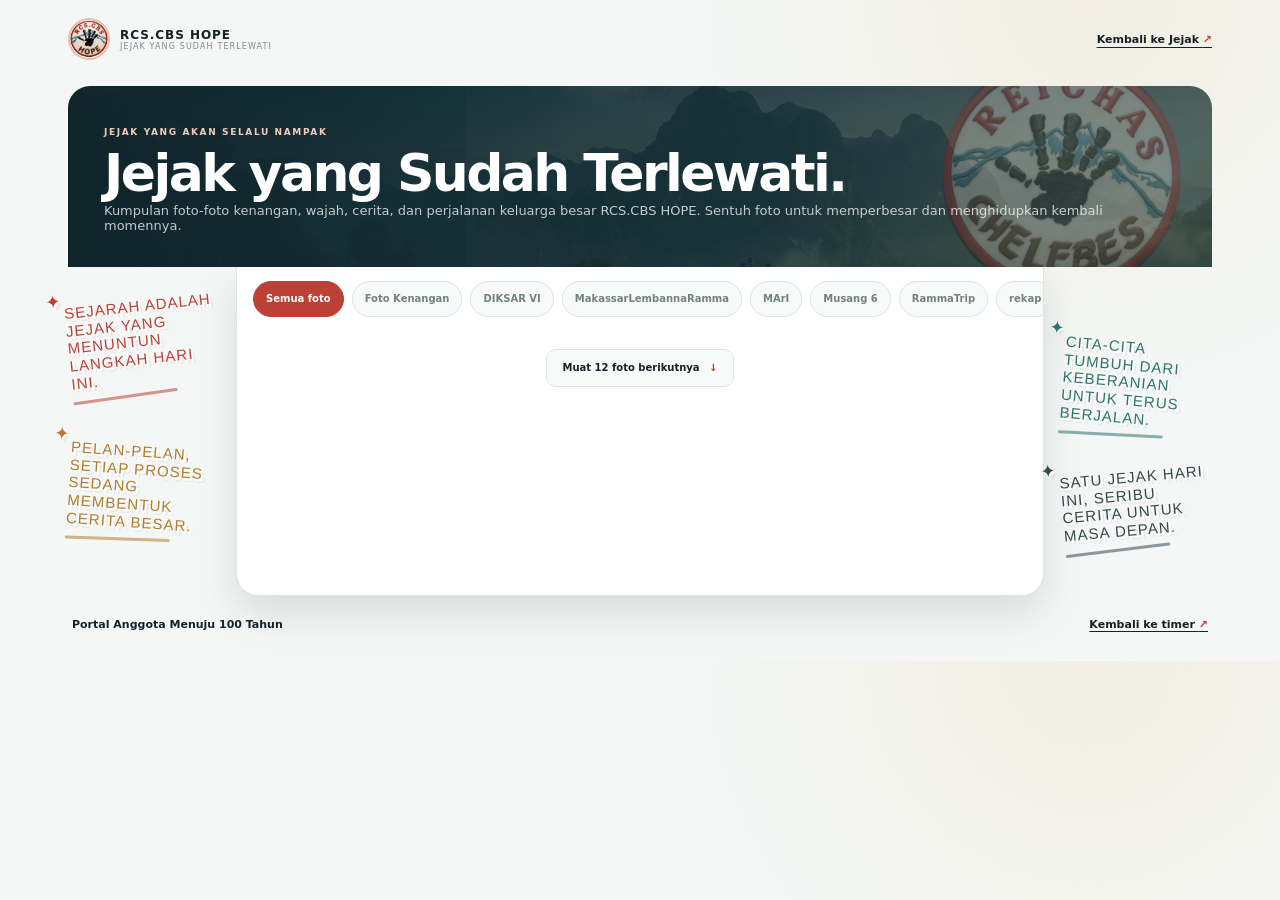
<file: album.html>
<!doctype html>
<html lang="id">
  <head>
    <meta charset="UTF-8" />
    <meta name="viewport" content="width=device-width, initial-scale=1.0, viewport-fit=cover" />
    <meta name="theme-color" content="#10262d" />
    <meta name="description" content="Jejak yang Sudah Terlewati — kumpulan foto-foto kenangan RCS.CBS HOPE." />
    <link rel="icon" href="logo-transparent-256.png" />
    <link rel="stylesheet" href="album.css?v=28" />
    <title>Jejak yang Sudah Terlewati — RCS.CBS HOPE</title>
  </head>
  <body>
    <main class="memory-album">
      <header class="album-topbar">
        <a class="album-brand" href="jejak.html" aria-label="Kembali ke Jejak RCS.CBS HOPE">
          <img src="logo-transparent-256.png" alt="" />
          <span><b>RCS.CBS HOPE</b><small>JEJAK YANG SUDAH TERLEWATI</small></span>
        </a>
        <a class="album-back" href="jejak.html">Kembali ke Jejak <b>↗</b></a>
      </header>

      <section class="album-intro" aria-labelledby="albumTitle">
        <img class="album-logo-watermark" src="logo-album-transparent.png" alt="" aria-hidden="true" />
        <span class="album-kicker">JEJAK YANG AKAN SELALU NAMPAK</span>
        <h1 id="albumTitle">Jejak yang Sudah Terlewati.</h1>
        <p>Kumpulan foto-foto kenangan, wajah, cerita, dan perjalanan keluarga besar RCS.CBS HOPE. Sentuh foto untuk memperbesar dan menghidupkan kembali momennya.</p>
      </section>

      <div class="album-stage">
        <aside class="quote-rail quote-rail-left" aria-label="Quote sejarah dan proses">
          <p class="graffiti-note graffiti-coral">Sejarah adalah jejak yang menuntun langkah hari ini.</p>
          <p class="graffiti-note graffiti-gold">Pelan-pelan, setiap proses sedang membentuk cerita besar.</p>
        </aside>

        <section class="album-frame" aria-label="Galeri foto kenangan">
          <div class="album-controls" id="albumControls" aria-label="Filter album foto"></div>
          <div class="album-gallery" id="albumGallery" aria-live="polite">
            <p class="album-loading">Membuka jejak foto kenangan…</p>
          </div>
          <button class="load-more" id="loadMorePhotos" type="button" hidden>Muat foto berikutnya <b>↓</b></button>
        </section>

        <aside class="quote-rail quote-rail-right" aria-label="Quote cita-cita dan masa depan">
          <p class="graffiti-note graffiti-teal">Cita-cita tumbuh dari keberanian untuk terus berjalan.</p>
          <p class="graffiti-note graffiti-ink">Satu jejak hari ini, seribu cerita untuk masa depan.</p>
        </aside>
      </div>

      <footer class="album-footer">
        <span>Portal Anggota Menuju 100 Tahun</span>
        <a href="jejak.html">Kembali ke timer <b>↗</b></a>
      </footer>
    </main>
    <div class="album-lightbox" id="albumLightbox" hidden role="dialog" aria-modal="true" aria-label="Slideshow foto kenangan">
      <button class="lightbox-close" id="lightboxClose" type="button" aria-label="Tutup slideshow">×</button>
      <button class="lightbox-nav lightbox-prev" id="lightboxPrev" type="button" aria-label="Foto sebelumnya">‹</button>
      <div class="lightbox-graffiti" aria-hidden="true">
        <span class="graffiti-past-label">PROPAGANDA ROMANTISME MASA LALU</span>
        <span class="graffiti-past-title">KITA PERNAH MUDA!</span>
        <span class="graffiti-past-copy">Masa lalu bukan debu. Ia nyala yang kita rawat.</span>
        <span class="graffiti-stamp">INGAT · RAWAT · LANJUTKAN</span>
        <span class="graffiti-future-label">PROPAGANDA MIMPI BESAR KE DEPAN</span>
        <span class="graffiti-future-title">MIMPI BESAR TAK BOLEH PADAM!</span>
        <span class="graffiti-future-copy">Hari ini kita menulis masa depan.</span>
        <span class="graffiti-bridge">DARI JEJAK LAMA, LAHIR ARAH BARU</span>
      </div>
      <figure>
        <img id="lightboxImage" alt="" />
        <figcaption id="lightboxCaption"></figcaption>
      </figure>
      <button class="lightbox-nav lightbox-next" id="lightboxNext" type="button" aria-label="Foto berikutnya">›</button>
      <div class="lightbox-progress" aria-hidden="true"><i id="lightboxProgress"></i></div>
      <div class="lightbox-controls" aria-label="Kontrol slideshow dan musik">
        <button id="slideshowToggle" type="button">❚❚ Jeda slideshow</button>
        <select id="musicTrack" aria-label="Pilih lagu slideshow">
          <option value="my-way.mp3?v=28">My Way</option>
          <option value="the-spirit-carries-on.mp3?v=28">The Spirit Carries On</option>
          <option value="the-drugs-dont-work.mp3?v=28">The Drugs Don’t Work</option>
          <option value="lingkaran-aku-cinta-padamu.mp3?v=28">Lingkaran Aku Cinta Padamu</option>
          <option value="wish-you-were-here.mp3?v=28">Wish You Were Here</option>
          <option value="please-please-please-let-me-get-what-i-want.mp3?v=28">Please, Please, Please, Let Me Get What I Want</option>
        </select>
        <button id="musicToggle" type="button">♫ Putar musik</button>
      </div>
      <audio id="memoryMusic" preload="none"></audio>
    </div>
    <script src="album-data.js?v=28"></script>
    <script src="album.js?v=28"></script>
  </body>
</html>
</file>
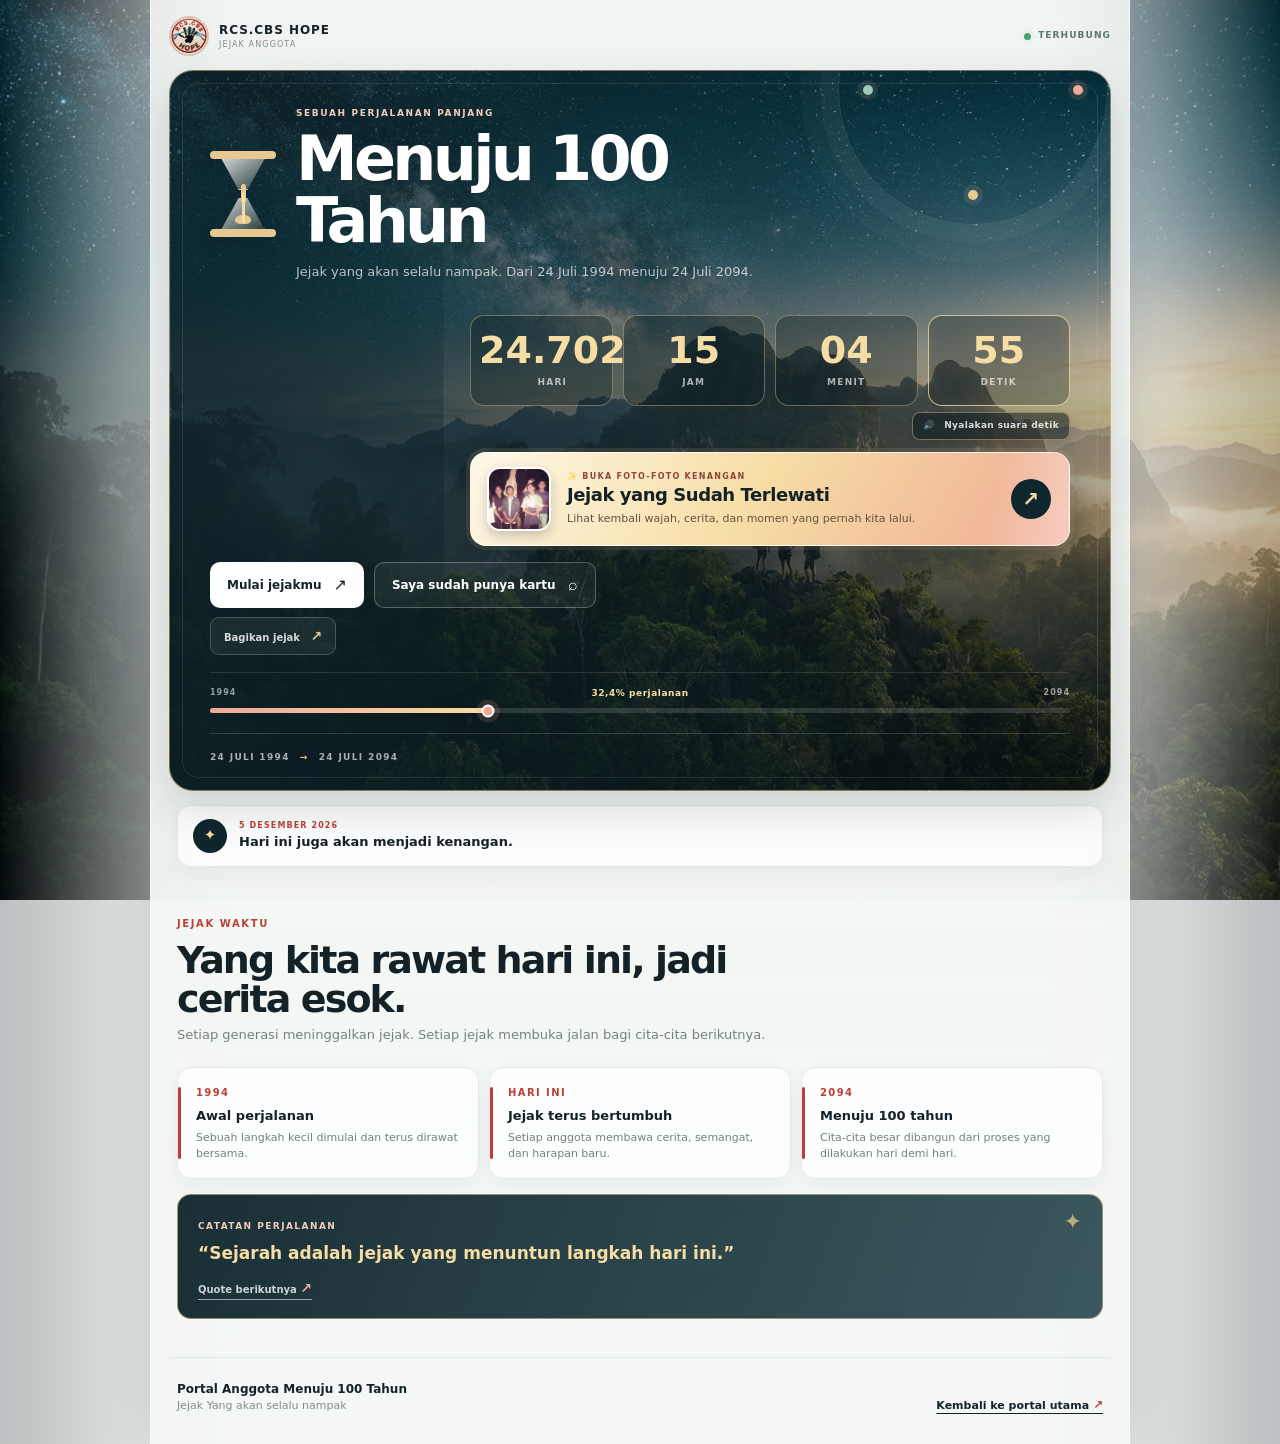
<file: jejak.html>
<!doctype html>
<html lang="id">
  <head>
    <meta charset="UTF-8" />
    <meta name="viewport" content="width=device-width, initial-scale=1.0, viewport-fit=cover" />
    <meta name="theme-color" content="#10262d" />
    <meta name="description" content="Jejak RCS.CBS HOPE — sebuah perjalanan panjang menuju 100 tahun." />
    <link rel="canonical" href="https://rcscbshope.vercel.app/jejak.html" />
    <meta property="og:type" content="website" />
    <meta property="og:site_name" content="RCS.CBS HOPE" />
    <meta property="og:url" content="https://rcscbshope.vercel.app/jejak.html" />
    <meta property="og:title" content="Jejak RCS.CBS HOPE — Menuju 100 Tahun" />
    <meta property="og:description" content="Jejak Yang Akan Selalu Nampak. Teman pencinta alam dan semesta." />
    <meta property="og:image" content="https://rcscbshope.vercel.app/thumbnail-jejak.jpg?v=3" />
    <meta property="og:image:url" content="https://rcscbshope.vercel.app/thumbnail-jejak.jpg?v=3" />
    <meta property="og:image:secure_url" content="https://rcscbshope.vercel.app/thumbnail-jejak.jpg?v=3" />
    <meta property="og:image:type" content="image/jpeg" />
    <meta property="og:image:width" content="1200" />
    <meta property="og:image:height" content="630" />
    <meta property="og:image:alt" content="Jejak RCS.CBS HOPE — Menuju 100 Tahun" />
    <meta name="twitter:card" content="summary_large_image" />
    <meta name="twitter:url" content="https://rcscbshope.vercel.app/jejak.html" />
    <meta name="twitter:title" content="Jejak RCS.CBS HOPE — Menuju 100 Tahun" />
    <meta name="twitter:description" content="Jejak Yang Akan Selalu Nampak. Teman pencinta alam dan semesta." />
    <meta name="twitter:image" content="https://rcscbshope.vercel.app/thumbnail-jejak.jpg?v=3" />
    <link rel="manifest" href="jejak.webmanifest?v=28" />
    <link rel="icon" href="logo-transparent-256.png" />
    <link rel="stylesheet" href="jejak.css?v=28" />
    <title>Jejak RCS.CBS HOPE</title>
  </head>
  <body>
    <main class="journey-app">
      <header class="app-topbar">
        <a class="app-brand" href="index.html" aria-label="Kembali ke Portal Anggota">
          <img src="logo-transparent-256.png" alt="" />
          <span><b>RCS.CBS HOPE</b><small>JEJAK ANGGOTA</small></span>
        </a>
        <span class="app-status"><i></i> TERHUBUNG</span>
      </header>

      <section class="app-hero" aria-labelledby="appTitle">
        <div class="app-orbit" aria-hidden="true"><span></span><span></span><span></span></div>
        <div class="shooting-stars" aria-hidden="true"><i></i><i></i></div>
        <div class="app-heading">
          <div class="app-hourglass" aria-hidden="true"><span class="glass-top"></span><span class="glass-neck"></span><span class="glass-stream"></span><span class="glass-bottom"></span></div>
          <div>
            <span class="app-kicker">SEBUAH PERJALANAN PANJANG</span>
            <h1 id="appTitle">Menuju 100 Tahun</h1>
            <p>Jejak yang akan selalu nampak. Dari 24 Juli 1994 menuju 24 Juli 2094.</p>
          </div>
        </div>

        <div class="app-countdown" id="appCountdown" role="timer" aria-live="polite" aria-label="Hitung mundur menuju 100 tahun RCS.CBS HOPE">
          <div><strong id="appDays">—</strong><span>Hari</span></div>
          <div><strong id="appHours">—</strong><span>Jam</span></div>
          <div><strong id="appMinutes">—</strong><span>Menit</span></div>
          <div><strong id="appSeconds">—</strong><span>Detik</span></div>
          <button class="timer-sound-toggle" id="timerSoundToggle" type="button" aria-pressed="false" aria-label="Aktifkan suara detik timer"><span aria-hidden="true">🔊</span> Nyalakan suara detik</button>
        </div>

        <a class="memory-feature" href="album.html?v=28" target="_blank" rel="noopener noreferrer" aria-label="Buka Jejak yang Sudah Terlewati, berisi foto-foto kenangan RCS.CBS HOPE">
          <img src="memory-cover.jpg" alt="Foto kebersamaan anggota RCS.CBS HOPE" />
          <span><small>✨ BUKA FOTO-FOTO KENANGAN</small><strong>Jejak yang Sudah Terlewati</strong><em>Lihat kembali wajah, cerita, dan momen yang pernah kita lalui.</em></span>
          <b aria-hidden="true">↗</b>
        </a>

        <div class="app-actions">
          <a class="app-button app-button-primary" href="https://rcscbshope.vercel.app/#daftar">Mulai jejakmu <b>↗</b></a>
          <a class="app-button app-button-secondary" href="https://rcscbshope.vercel.app/#cek">Saya sudah punya kartu <b>⌕</b></a>
        </div>
        <div class="app-tools" aria-label="Aksi cepat">
          <button class="app-tool" id="shareJejakButton" type="button">Bagikan jejak <b>↗</b></button>
          <button class="app-tool" id="installAppButton" type="button" hidden>Pasang aplikasi <b>＋</b></button>
        </div>
        <div class="journey-progress" aria-label="Progres perjalanan dari 1994 menuju 2094">
          <div class="journey-progress-head"><span>1994</span><strong id="journeyProgressText">—</strong><span>2094</span></div>
          <div class="journey-progress-track"><i id="journeyProgressBar"></i><b id="journeyTodayDot" aria-hidden="true"></b></div>
        </div>
        <div class="app-date-line"><span>24 JULI 1994</span><b>→</b><span>24 JULI 2094</span></div>
      </section>

      <aside class="today-marker" aria-label="Penanda hari ini">
        <span class="today-marker-icon" aria-hidden="true">✦</span>
        <div><small id="todayDate">HARI INI</small><strong>Hari ini juga akan menjadi kenangan.</strong></div>
      </aside>

      <section class="app-story" aria-labelledby="storyTitle">
        <div class="story-heading">
          <span class="app-section-kicker">JEJAK WAKTU</span>
          <h2 id="storyTitle">Yang kita rawat hari ini, jadi cerita esok.</h2>
          <p>Setiap generasi meninggalkan jejak. Setiap jejak membuka jalan bagi cita-cita berikutnya.</p>
        </div>
        <div class="story-timeline">
          <article><time datetime="1994">1994</time><div><b>Awal perjalanan</b><p>Sebuah langkah kecil dimulai dan terus dirawat bersama.</p></div></article>
          <article><time>Hari ini</time><div><b>Jejak terus bertumbuh</b><p>Setiap anggota membawa cerita, semangat, dan harapan baru.</p></div></article>
          <article><time datetime="2094">2094</time><div><b>Menuju 100 tahun</b><p>Cita-cita besar dibangun dari proses yang dilakukan hari demi hari.</p></div></article>
        </div>
        <div class="quote-rotator" aria-live="polite">
          <span>CATATAN PERJALANAN</span>
          <p id="journeyQuote">“Sejarah adalah jejak yang menuntun langkah hari ini.”</p>
          <button id="nextQuote" type="button" aria-label="Tampilkan quote berikutnya">Quote berikutnya <b>↗</b></button>
        </div>
      </section>

      <footer class="app-footer">
        <div><b>Portal Anggota Menuju 100 Tahun</b><span>Jejak Yang akan selalu nampak</span></div>
        <a href="https://rcscbshope.vercel.app/">Kembali ke portal utama <b>↗</b></a>
      </footer>
    </main>
    <script src="jejak.js?v=28"></script>
  </body>
</html>
</file>
<file: album.css>
:root{--ink:#142228;--muted:#71827f;--paper:#f4f7f5;--dark:#10262d;--gold:#e8c892;--coral:#f0a995}*{box-sizing:border-box}body{margin:0;background:radial-gradient(circle at 85% 0%,rgba(232,200,146,.18),transparent 30%),var(--paper);color:var(--ink);font-family:Inter,ui-sans-serif,system-ui,-apple-system,BlinkMacSystemFont,"Segoe UI",sans-serif}.memory-album{width:min(100%,1180px);margin:0 auto;padding:18px 18px 30px}.album-topbar{display:flex;align-items:center;justify-content:space-between;gap:18px;margin-bottom:26px}.album-brand{display:flex;align-items:center;gap:10px;color:var(--ink);text-decoration:none}.album-brand img{width:42px;height:42px;object-fit:cover;border-radius:50%;border:2px solid #ddc4af}.album-brand b,.album-brand small{display:block}.album-brand b{font-size:12px;letter-spacing:.08em}.album-brand small{color:#7d8d8b;font-size:8px;letter-spacing:.14em}.album-back{color:var(--ink);font-size:11px;font-weight:800;text-underline-offset:4px}.album-back b,.album-footer b{color:#bd4037}.album-intro{padding:34px 36px;border-radius:22px 22px 0 0;color:#fff;background:linear-gradient(110deg,rgba(16,38,45,.96),rgba(23,57,64,.75)),url("jejak-universe.jpg") center/cover}.album-kicker{color:#f0cdb9;font-size:9px;font-weight:850;letter-spacing:.18em}.album-intro h1{margin:8px 0 4px;font-size:clamp(30px,5vw,52px);line-height:1;letter-spacing:-.05em}.album-intro p{margin:0;color:rgba(255,255,255,.75);font-size:13px}.album-stage{display:grid;grid-template-columns:150px minmax(0,1fr) 150px;gap:18px;align-items:stretch}.album-frame{grid-column:2;overflow:hidden;border:1px solid #dce5e1;border-top:0;border-radius:0 0 22px 22px;background:#fff;box-shadow:0 18px 40px rgba(20,34,40,.12)}.album-frame iframe{display:block;width:100%;height:620px;border:0;background:#fff}.album-fallback{display:flex;align-items:center;justify-content:center;gap:10px;padding:15px 18px;border-top:1px solid #e1e8e5;color:var(--muted);font-size:11px}.album-fallback a{color:var(--ink);font-weight:800;text-underline-offset:3px}.quote-rail{display:flex;flex-direction:column;justify-content:space-around;gap:30px;padding:22px 0 46px}.quote-rail-right{padding-top:72px}.graffiti-note{position:relative;margin:0;font-family:Impact,"Arial Black",sans-serif;font-size:15px;line-height:1.18;letter-spacing:.07em;text-transform:uppercase;transform:rotate(-4deg);text-shadow:2px 2px 0 rgba(255,255,255,.9),4px 4px 0 rgba(20,34,40,.06)}.graffiti-note::before{content:"✦";position:absolute;left:-18px;top:-14px;font-family:Georgia,serif;font-size:18px}.graffiti-note::after{content:"";display:block;width:70%;height:3px;margin-top:8px;border-radius:99px;background:currentColor;opacity:.55;transform:rotate(-2deg)}.graffiti-coral{color:#bd4037;transform:rotate(-6deg)}.graffiti-gold{color:#b27d2d;transform:rotate(4deg)}.graffiti-teal{color:#2d756b;transform:rotate(5deg)}.graffiti-ink{color:#35494c;transform:rotate(-5deg)}.album-footer{display:flex;align-items:center;justify-content:space-between;gap:16px;padding:22px 4px 0;color:var(--muted);font-size:11px}.album-footer span{font-weight:750;color:var(--ink)}.album-footer a{color:var(--ink);font-weight:800;text-underline-offset:3px}@media(max-width:700px){.memory-album{padding:10px 12px 22px}.album-topbar{margin-bottom:18px}.album-back{font-size:10px}.album-intro{padding:26px 18px 24px;border-radius:18px 18px 0 0}.album-intro h1{font-size:31px}.album-intro p{font-size:11px;line-height:1.45}.album-stage{display:block}.quote-rail{display:none}.album-frame{border-radius:0 0 18px 18px}.album-frame iframe{height:68vh;min-height:470px}.album-fallback{align-items:flex-start;flex-direction:column;gap:5px;padding:13px 16px}.album-footer{align-items:flex-start;flex-direction:column;padding:18px 3px 0}}

.album-controls{display:flex;gap:8px;padding:14px 16px 0;overflow-x:auto;scrollbar-width:thin;background:#fff}.album-filter{flex:0 0 auto;min-height:36px;padding:0 12px;border:1px solid #dce5e1;border-radius:999px;background:#f7faf8;color:var(--muted);font:800 10px/1 Inter,ui-sans-serif,system-ui,sans-serif;white-space:nowrap}.album-filter.is-active{border-color:#bd4037;background:#bd4037;color:#fff}.album-gallery{display:grid;grid-template-columns:repeat(3,minmax(0,1fr));gap:12px;padding:16px;max-height:620px;overflow:auto;background:#fff}.album-loading{grid-column:1/-1;margin:0;padding:70px 16px;text-align:center;color:var(--muted);font-size:12px}.album-photo{display:block;min-width:0;padding:0;border:1px solid #e1e8e5;border-radius:12px;background:#f4f7f5;color:var(--ink);overflow:hidden;text-align:left;cursor:zoom-in;box-shadow:0 5px 14px rgba(20,34,40,.05);transition:transform .18s ease,box-shadow .18s ease}.album-photo:hover,.album-photo:focus-visible{transform:translateY(-3px);box-shadow:0 12px 22px rgba(20,34,40,.13);outline:2px solid rgba(189,64,55,.35);outline-offset:2px}.album-photo img{display:block;width:100%;aspect-ratio:4/3;object-fit:cover;background:#e7ece9}.album-photo span{display:block;min-height:28px;padding:8px 9px 10px;color:var(--ink);font-size:10px;font-weight:750;line-height:1.3;overflow-wrap:anywhere}.album-lightbox{position:fixed;inset:0;z-index:20;display:grid;place-items:center;padding:42px 70px 62px;background:rgba(7,18,22,.9);backdrop-filter:blur(10px)}.album-lightbox[hidden]{display:none}.album-lightbox figure{display:grid;justify-items:center;gap:10px;max-width:min(1100px,90vw);max-height:84vh;margin:0;overflow:auto}.album-lightbox img{display:block;max-width:88vw;max-height:76vh;border:1px solid rgba(232,200,146,.65);border-radius:12px;object-fit:contain;cursor:zoom-in;box-shadow:0 18px 55px rgba(0,0,0,.35);transition:transform .2s ease}.album-lightbox img.is-zoomed{max-width:none;max-height:none;transform:scale(1.65);cursor:zoom-out}.album-lightbox figcaption{color:rgba(255,255,255,.8);font-size:11px;text-align:center}.lightbox-close,.lightbox-nav{position:absolute;z-index:1;border:1px solid rgba(255,255,255,.25);background:rgba(255,255,255,.1);color:#fff;cursor:pointer}.lightbox-close{top:16px;right:18px;width:42px;height:42px;border-radius:50%;font-size:28px;line-height:1}.lightbox-nav{top:50%;width:46px;height:56px;margin-top:-28px;border-radius:12px;font-size:40px;line-height:1}.lightbox-prev{left:16px}.lightbox-next{right:16px}.lightbox-original{position:absolute;bottom:18px;left:50%;transform:translateX(-50%);color:#f6dda4;font-size:11px;font-weight:800;text-underline-offset:4px;white-space:nowrap}.lightbox-original b{color:#f0a995}body.is-lightbox-open{overflow:hidden}@media(max-width:700px){.album-controls{padding:12px 12px 0}.album-gallery{grid-template-columns:repeat(2,minmax(0,1fr));gap:9px;max-height:68vh;min-height:470px;padding:12px}.album-photo{border-radius:10px}.album-photo span{padding:7px 8px 9px;font-size:9px}.album-lightbox{padding:52px 12px 58px}.album-lightbox figure{max-width:100%;max-height:82vh}.album-lightbox img{max-width:94vw;max-height:72vh;border-radius:9px}.album-lightbox img.is-zoomed{transform:scale(1.35)}.lightbox-close{top:12px;right:12px}.lightbox-prev{left:8px}.lightbox-next{right:8px}.lightbox-original{bottom:14px}}
@media(prefers-reduced-motion:reduce){.album-photo,.album-lightbox img{transition:none}}

.album-card{min-width:0;border:1px solid #e1e8e5;border-radius:12px;background:#f4f7f5;overflow:hidden;box-shadow:0 5px 14px rgba(20,34,40,.05)}.album-card .album-photo{width:100%;border:0;border-radius:0;box-shadow:none}.album-card .album-photo:hover,.album-card .album-photo:focus-visible{transform:none;box-shadow:none;outline:2px solid rgba(189,64,55,.35);outline-offset:-2px}.album-whatsapp{display:flex;width:100%;align-items:center;justify-content:center;gap:5px;min-height:32px;padding:0;border:0;border-top:1px solid #dce5e1;background:#e8f1ec;color:#237353;font:850 10px/1 Inter,ui-sans-serif,system-ui,sans-serif;text-decoration:none;cursor:pointer}.album-whatsapp:hover,.album-whatsapp:focus-visible{background:#d9eee2;color:#14583e;outline:none}.album-whatsapp b{font-size:13px}.album-card .album-photo span{padding-bottom:8px}@media(max-width:700px){.album-card{border-radius:10px}.album-whatsapp{min-height:30px;font-size:9px}}

.album-filter,.album-photo,.album-whatsapp,.lightbox-close,.lightbox-nav{touch-action:manipulation;-webkit-tap-highlight-color:transparent}@media(max-width:700px){.album-controls{position:sticky;top:0;z-index:3;background:#fff;box-shadow:0 4px 10px rgba(20,34,40,.06)}.album-gallery{max-height:none;min-height:0;overflow:visible}.album-lightbox img{touch-action:pinch-zoom}.album-photo img{aspect-ratio:4/3}}

.load-more{display:block;margin:0 auto 16px;min-height:38px;padding:0 16px;border:1px solid #dce5e1;border-radius:10px;background:#f7faf8;color:var(--ink);font:800 10px/1 Inter,ui-sans-serif,system-ui,sans-serif;cursor:pointer}.load-more:hover,.load-more:focus-visible{border-color:#bd4037;background:#fff4f1;outline:none}.load-more b{margin-left:6px;color:#bd4037}@media(max-width:700px){.load-more{width:calc(100% - 24px);margin-bottom:14px}}

.album-intro{position:relative;overflow:hidden}.album-logo-watermark{position:absolute;z-index:0;right:28px;top:50%;width:245px;height:245px;object-fit:contain;transform:translateY(-50%) rotate(8deg);opacity:.28;filter:saturate(.9) contrast(1.05);pointer-events:none}.album-intro>*:not(.album-logo-watermark){position:relative;z-index:1}@media(max-width:700px){.album-logo-watermark{right:12px;top:50%;width:104px;height:104px;opacity:.2;transform:translateY(-50%)}}

/* v19: cinematic slideshow with lightweight edge typography */
.album-lightbox{background:radial-gradient(circle at 50% 38%,rgba(44,83,88,.32),transparent 46%),rgba(7,18,22,.94)}
.album-lightbox figure{position:relative;z-index:2}
.lightbox-manifesto{position:absolute;inset:62px 18px 86px;z-index:1;display:flex;justify-content:space-between;pointer-events:none}.lightbox-manifesto span{color:rgba(246,221,164,.72);font:800 9px/1.15 Inter,ui-sans-serif,system-ui,sans-serif;letter-spacing:.2em;text-transform:uppercase;writing-mode:vertical-rl;text-shadow:0 2px 12px rgba(0,0,0,.8)}.lightbox-manifesto span:first-child{transform:rotate(180deg)}
.lightbox-controls{position:absolute;left:50%;bottom:15px;z-index:4;display:flex;align-items:center;gap:8px;transform:translateX(-50%);white-space:nowrap}.lightbox-controls button{min-height:34px;padding:0 12px;border:1px solid rgba(255,255,255,.24);border-radius:9px;background:rgba(255,255,255,.09);color:#fff;font:800 9px/1 Inter,ui-sans-serif,system-ui,sans-serif;cursor:pointer;backdrop-filter:blur(8px)}.lightbox-controls button:hover,.lightbox-controls button:focus-visible{border-color:#f6dda4;background:rgba(246,221,164,.16);outline:2px solid rgba(255,255,255,.72);outline-offset:2px}.lightbox-controls button.is-on{border-color:rgba(246,221,164,.72);color:#f6dda4}
.lightbox-progress{position:absolute;left:50%;bottom:57px;z-index:4;width:min(360px,58vw);height:3px;border-radius:99px;background:rgba(255,255,255,.14);transform:translateX(-50%);overflow:hidden}.lightbox-progress i{display:block;width:100%;height:100%;border-radius:inherit;background:linear-gradient(90deg,#f0a995,#f6dda4);transform:scaleX(0);transform-origin:left}.lightbox-progress i.is-running{animation:slide-progress 5.5s linear forwards}@keyframes slide-progress{to{transform:scaleX(1)}}
@media(max-width:700px){.album-lightbox{padding:58px 34px 92px}.album-lightbox figure{max-height:76vh;overflow:visible}.album-lightbox img{max-width:calc(100vw - 72px);max-height:66vh}.album-lightbox figcaption{max-width:72vw;font-size:9px}.lightbox-manifesto{inset:58px 7px 94px}.lightbox-manifesto span{font-size:7px;letter-spacing:.16em}.lightbox-nav{width:34px;height:44px;margin-top:-22px;border-radius:9px;font-size:30px}.lightbox-prev{left:3px}.lightbox-next{right:3px}.lightbox-progress{bottom:69px;width:58vw}.lightbox-controls{bottom:22px;gap:6px}.lightbox-controls button{min-height:36px;padding:0 10px;font-size:8px}}
@media(prefers-reduced-motion:reduce){.lightbox-progress i.is-running{animation:none;transform:scaleX(1)}}

/* v20: compact two-track selector */
.lightbox-controls select{min-height:34px;max-width:150px;padding:0 28px 0 10px;border:1px solid rgba(255,255,255,.24);border-radius:9px;background:rgba(16,38,45,.88);color:#f6dda4;font:800 9px/1 Inter,ui-sans-serif,system-ui,sans-serif;cursor:pointer}.lightbox-controls select:focus-visible{border-color:#f6dda4;outline:2px solid rgba(255,255,255,.72);outline-offset:2px}
@media(max-width:700px){.lightbox-controls{width:calc(100vw - 24px);justify-content:center}.lightbox-controls select{min-height:36px;max-width:116px;padding-left:7px;padding-right:18px;font-size:8px}.lightbox-controls button{padding:0 8px}}

/* v23: urban mural propaganda surrounding the memory photo */
.lightbox-manifesto{display:none}.lightbox-graffiti{position:absolute;inset:58px 26px 92px;z-index:1;pointer-events:none;overflow:hidden}.lightbox-graffiti span{position:absolute;display:block;text-transform:uppercase}.graffiti-past-label,.graffiti-future-label{color:rgba(246,221,164,.7);font:850 8px/1.2 Inter,ui-sans-serif,system-ui,sans-serif;letter-spacing:.2em}.graffiti-past-label{top:2%;left:1%;transform:rotate(-2deg)}.graffiti-future-label{top:2%;right:1%;text-align:right;transform:rotate(2deg)}
.graffiti-past-title,.graffiti-future-title{max-width:290px;font-family:Impact,"Arial Black",sans-serif;font-size:clamp(25px,3.2vw,46px);line-height:.9;letter-spacing:.035em}.graffiti-past-title{top:10%;left:1%;color:#f0a995;transform:rotate(-6deg);text-shadow:2px 2px 0 #10262d,4px 4px 0 rgba(240,169,149,.16)}.graffiti-future-title{top:10%;right:1%;color:#f6dda4;text-align:right;transform:rotate(5deg);text-shadow:2px 2px 0 #10262d,4px 4px 0 rgba(246,221,164,.14)}
.graffiti-past-title:after,.graffiti-future-title:after{content:"";display:block;width:72%;height:5px;margin-top:9px;border-radius:99px;background:currentColor;opacity:.65;transform:rotate(-2deg)}.graffiti-future-title:after{margin-left:auto;transform:rotate(2deg)}
.graffiti-past-copy,.graffiti-future-copy{bottom:14%;max-width:250px;color:rgba(255,255,255,.7);font:800 11px/1.35 Inter,ui-sans-serif,system-ui,sans-serif;letter-spacing:.08em}.graffiti-past-copy{left:1%;transform:rotate(3deg)}.graffiti-future-copy{right:1%;text-align:right;transform:rotate(-3deg)}
.graffiti-stamp{left:4%;bottom:31%;padding:7px 10px;border:2px solid rgba(240,169,149,.55);border-radius:5px;color:rgba(240,169,149,.75);font:900 10px/1 Inter,ui-sans-serif,system-ui,sans-serif;letter-spacing:.13em;transform:rotate(-8deg)}.graffiti-bridge{left:50%;bottom:8%;width:max-content;color:rgba(159,201,187,.72);font:900 13px/1 Impact,"Arial Black",sans-serif;letter-spacing:.13em;transform:translateX(-50%) rotate(-2deg);text-shadow:2px 2px 0 rgba(0,0,0,.45)}
.lightbox-graffiti:before,.lightbox-graffiti:after{content:"✦";position:absolute;color:rgba(240,169,149,.42);font:42px/1 Georgia,serif}.lightbox-graffiti:before{left:22%;top:30%;transform:rotate(12deg)}.lightbox-graffiti:after{right:21%;bottom:28%;color:rgba(246,221,164,.38);transform:rotate(-10deg)}
@media(max-width:700px){.lightbox-graffiti{inset:57px 7px 91px}.graffiti-past-label,.graffiti-future-label{max-width:155px;font-size:6px;letter-spacing:.15em}.graffiti-past-label{top:1%;left:1%}.graffiti-future-label{top:1%;right:1%}.graffiti-past-title,.graffiti-future-title{max-width:155px;font-size:22px;line-height:.88}.graffiti-past-title{top:7%;left:1%}.graffiti-future-title{top:17%;right:1%}.graffiti-past-title:after,.graffiti-future-title:after{height:3px;margin-top:6px}.graffiti-past-copy,.graffiti-future-copy{max-width:150px;font-size:8px;line-height:1.3;letter-spacing:.055em}.graffiti-past-copy{top:21%;bottom:auto;left:2%}.graffiti-future-copy{right:2%;bottom:18%}.graffiti-stamp{left:2%;bottom:27%;padding:5px 7px;font-size:7px;letter-spacing:.1em}.graffiti-bridge{bottom:11%;font-size:9px;letter-spacing:.09em}.lightbox-graffiti:before{left:3%;top:31%;font-size:26px}.lightbox-graffiti:after{right:4%;bottom:30%;font-size:28px}}

/* Subtle concrete-wall texture; CSS-only and nearly free to render */
.album-lightbox:before{content:"";position:absolute;inset:0;z-index:0;pointer-events:none;opacity:.42;background-image:radial-gradient(circle at 18% 24%,rgba(240,169,149,.08) 0 2px,transparent 3px),radial-gradient(circle at 78% 68%,rgba(246,221,164,.07) 0 1px,transparent 2px),repeating-linear-gradient(0deg,transparent 0 73px,rgba(255,255,255,.018) 74px),repeating-linear-gradient(90deg,transparent 0 112px,rgba(255,255,255,.014) 113px);background-size:47px 53px,61px 57px,100% 74px,113px 100%}

/* v26: hyper-realistic wall plates, optimized WebP */
.album-lightbox{background-color:#0b191d;background-image:linear-gradient(90deg,rgba(7,18,22,.34),rgba(7,18,22,.08) 45%,rgba(7,18,22,.3)),url("mural-wall-desktop.webp");background-position:center;background-size:cover;background-repeat:no-repeat}
.album-lightbox:before{opacity:.2;mix-blend-mode:soft-light}.lightbox-graffiti span{mix-blend-mode:screen;filter:saturate(.86) contrast(.96)}.album-lightbox figure img{box-shadow:0 22px 64px rgba(0,0,0,.62),0 0 0 1px rgba(246,221,164,.18)}
@media(max-width:700px){.album-lightbox{background-image:linear-gradient(180deg,rgba(7,18,22,.2),rgba(7,18,22,.04) 45%,rgba(7,18,22,.22)),url("mural-wall-mobile.webp");background-position:center;background-size:cover}}
</file>
<file: jejak.css>
:root{--ink:#142228;--muted:#8ea19d;--paper:#f4f7f5;--dark:#10262d;--dark-2:#173940;--gold:#e8c892;--coral:#f0a995;--line:rgba(255,255,255,.16)}*{box-sizing:border-box}html{scroll-behavior:smooth}body{margin:0;background:linear-gradient(90deg,rgba(9,25,30,.28),rgba(244,247,245,.86) 18%,rgba(244,247,245,.86) 82%,rgba(9,25,30,.28)),url("jejak-universe.jpg") center/cover fixed;color:var(--ink);font-family:Inter,ui-sans-serif,system-ui,-apple-system,BlinkMacSystemFont,"Segoe UI",sans-serif;font-size:15px;line-height:1.5}.journey-app{width:min(100%,980px);margin:0 auto;padding:16px 18px 30px;background:linear-gradient(180deg,rgba(244,247,245,.88),rgba(244,247,245,.96));border-left:1px solid rgba(255,255,255,.55);border-right:1px solid rgba(255,255,255,.55);box-shadow:0 0 48px rgba(20,34,40,.14);}.app-topbar{display:flex;align-items:center;justify-content:space-between;gap:16px;margin-bottom:14px}.app-brand{display:flex;align-items:center;gap:10px;color:var(--ink);text-decoration:none}.app-brand img{width:40px;height:40px;object-fit:cover;border-radius:50%;border:2px solid #ddc4af}.app-brand b,.app-brand small{display:block}.app-brand b{font-size:12px;letter-spacing:.08em}.app-brand small{color:#7d8d8b;font-size:8px;letter-spacing:.14em}.app-status{display:flex;align-items:center;gap:7px;color:#5d7770;font-size:9px;font-weight:800;letter-spacing:.12em}.app-status i{width:7px;height:7px;border-radius:50%;background:#46a171;box-shadow:0 0 0 4px #e8f1ec}.app-hero{position:relative;padding:36px 40px 25px;background-image:linear-gradient(90deg,rgba(16,38,45,.72) 0%,rgba(16,38,45,.5) 48%,rgba(16,38,45,.14) 100%),linear-gradient(0deg,rgba(8,20,25,.36),rgba(8,20,25,.03)),url("jejak-universe.jpg");background-color:var(--dark);background-size:cover;background-position:center;border:1px solid rgba(226,191,133,.55);border-radius:24px;color:#fff;box-shadow:0 18px 44px rgba(20,34,40,.16);overflow:hidden}.app-hero:after{content:"";position:absolute;inset:12px;border:1px solid rgba(255,255,255,.1);border-radius:17px;pointer-events:none}.app-heading,.app-countdown,.app-actions,.app-date-line{position:relative;z-index:1}.app-heading{display:flex;align-items:center;gap:20px;max-width:580px}.app-hourglass{position:relative;flex:0 0 66px;width:66px;height:90px;filter:drop-shadow(0 5px 8px rgba(0,0,0,.16))}.app-hourglass:before,.app-hourglass:after{content:"";position:absolute;left:0;right:0;height:6px;border:1px solid rgba(232,200,146,.8);border-radius:99px;background:var(--gold);z-index:4}.app-hourglass:before{top:2px}.app-hourglass:after{bottom:2px}.glass-top,.glass-bottom{position:absolute;left:11px;width:44px;height:32px;background:linear-gradient(145deg,rgba(255,255,255,.8),rgba(232,200,146,.14));border:1px solid rgba(232,200,146,.8);z-index:2}.glass-top{top:9px;clip-path:polygon(0 0,100% 0,60% 100%,40% 100%)}.glass-bottom{bottom:9px;clip-path:polygon(40% 0,60% 0,100% 100%,0 100%)}.glass-neck{position:absolute;left:31px;top:35px;width:5px;height:19px;background:var(--gold);border-radius:99px;z-index:3}.glass-stream{position:absolute;left:32px;top:44px;width:3px;height:30px;border-radius:99px;background:#f6dda4;transform-origin:top;animation:flow 2.4s ease-in-out infinite;z-index:3}.glass-bottom:after{content:"";position:absolute;left:13px;right:13px;bottom:5px;height:9px;border-radius:50% 50% 35% 35%;background:var(--gold)}@keyframes flow{0%,100%{transform:scaleY(.55);opacity:.65}50%{transform:scaleY(1);opacity:1}}.app-kicker{display:block;color:#f0cdb9;font-size:9px;font-weight:850;letter-spacing:.18em;text-transform:uppercase;margin-bottom:7px}.app-heading h1{margin:0;color:#fff;font-size:clamp(34px,6vw,62px);line-height:1;letter-spacing:-.06em}.app-heading p{margin:10px 0 0;color:rgba(255,255,255,.7);font-size:13px;max-width:500px}.app-orbit{position:absolute;right:-2px;top:-116px;width:270px;height:270px;border:1px solid rgba(255,255,255,.11);border-radius:50%;box-shadow:0 0 0 18px rgba(255,255,255,.035),0 0 0 38px rgba(255,255,255,.025);pointer-events:none}.app-orbit span{position:absolute;left:50%;top:50%;width:10px;height:10px;border-radius:50%;background:var(--coral);box-shadow:0 0 0 5px rgba(240,169,149,.12)}.app-orbit span:nth-child(1){transform:translate(-50%,-50%) translateX(105px)}.app-orbit span:nth-child(2){transform:translate(-50%,-50%) translateY(105px);background:var(--gold)}.app-orbit span:nth-child(3){transform:translate(-50%,-50%) translateX(-105px);background:#9fc9bb}.app-countdown{display:grid;grid-template-columns:repeat(4,minmax(0,1fr));gap:10px;max-width:600px;margin:34px 0 20px auto}.app-countdown>div{display:grid;justify-items:center;padding:15px 8px;background:rgba(5,20,25,.3);border:1px solid rgba(232,200,146,.42);border-radius:14px}.app-countdown strong{color:#f6dda4;font-size:clamp(25px,4vw,38px);line-height:1;font-weight:850;font-variant-numeric:tabular-nums}.app-countdown span{margin-top:7px;color:rgba(255,255,255,.65);font-size:9px;font-weight:800;letter-spacing:.14em;text-transform:uppercase}.app-actions{display:flex;gap:10px;flex-wrap:wrap;margin-top:8px}.app-button{min-height:46px;padding:0 17px;border-radius:10px;display:inline-flex;align-items:center;justify-content:center;gap:12px;text-decoration:none;font-size:12px;font-weight:800}.app-button b{font-size:16px;font-weight:500}.app-button-primary{background:#fff;color:var(--ink)}.app-button-secondary{border:1px solid rgba(255,255,255,.28);color:#fff;background:rgba(255,255,255,.05)}.app-button-memory{border:1px solid rgba(232,200,146,.62);color:#f6dda4;background:rgba(232,200,146,.08)}.app-button-memory:hover,.app-button-memory:focus-visible{background:rgba(232,200,146,.18);border-color:var(--gold)}.app-date-line{display:flex;align-items:center;gap:10px;padding-top:17px;margin-top:20px;border-top:1px solid var(--line);color:rgba(255,255,255,.65);font-size:9px;font-weight:850;letter-spacing:.15em}.app-date-line b{color:var(--gold)}.app-section{padding:62px 8px 48px}.app-section-kicker{color:#bd4037;font-size:10px;font-weight:850;letter-spacing:.16em;text-transform:uppercase}.app-section h2{margin:8px 0 5px;font-size:34px;line-height:1;letter-spacing:-.05em}.app-section-lead{margin:0;color:#71827f;font-size:13px}.app-steps{display:grid;grid-template-columns:repeat(3,1fr);gap:12px;margin-top:25px}.app-steps article{display:flex;gap:12px;padding:16px;background:#fff;border:1px solid #e1e8e5;border-radius:14px;box-shadow:0 8px 20px rgba(20,34,40,.05)}.app-steps article>span{color:#bd4037;font-size:11px;font-weight:850}.app-steps b{display:block;font-size:13px}.app-steps p{margin:5px 0 0;color:#71827f;font-size:11px;line-height:1.5}.app-footer{display:flex;align-items:flex-end;justify-content:space-between;gap:16px;padding:22px 8px 0;border-top:1px solid #e1e8e5;color:#7d8d8b;font-size:11px}.app-footer b,.app-footer span{display:block}.app-footer b{color:var(--ink);font-size:12px}.app-footer a{color:var(--ink);font-weight:750;text-underline-offset:4px}.app-footer a b{display:inline;color:#bd4037}@media(max-width:700px){body{background:var(--paper)}.journey-app{padding:10px 12px 22px;background:transparent;border:0;box-shadow:none}.app-topbar{margin-bottom:10px}.app-hero{padding:25px 16px 19px;border-radius:19px}.app-hero:after{inset:8px;border-radius:13px}.app-heading{gap:12px;align-items:flex-start}.app-hourglass{flex-basis:52px;width:52px;height:72px;margin-top:2px}.app-hourglass:before,.app-hourglass:after{height:5px}.glass-top,.glass-bottom{left:9px;width:34px;height:26px}.glass-top{top:7px}.glass-bottom{bottom:7px}.glass-neck{left:24px;top:29px;width:4px;height:15px}.glass-stream{left:25px;top:37px;width:2px;height:25px}.app-heading h1{font-size:30px}.app-heading p{font-size:11px;line-height:1.45;max-width:250px}.app-orbit{right:0;top:-80px;width:180px;height:180px}.app-orbit span:nth-child(1){transform:translate(-50%,-50%) translateX(68px)}.app-orbit span:nth-child(2){transform:translate(-50%,-50%) translateY(68px)}.app-orbit span:nth-child(3){transform:translate(-50%,-50%) translateX(-68px)}.app-countdown{grid-template-columns:repeat(2,minmax(0,1fr));gap:8px;margin:23px 0 16px;max-width:none}.app-countdown>div{padding:12px 8px}.app-countdown strong{font-size:28px}.app-countdown span{font-size:8px}.app-actions{display:grid;grid-template-columns:1fr;gap:8px}.app-button{width:100%}.app-date-line{font-size:8px;gap:7px;margin-top:15px;padding-top:13px}.app-section{padding:42px 3px 28px}.app-section h2{font-size:28px}.app-steps{grid-template-columns:1fr;gap:9px;margin-top:18px}.app-steps article{padding:14px}.app-footer{align-items:flex-start;flex-direction:column;padding:18px 3px 0}}
@media(prefers-reduced-motion:reduce){.glass-stream{animation:none}}

.app-orbit{right:2px}
@media(max-width:700px){.app-orbit{right:0}}

.app-tools{display:flex;gap:8px;flex-wrap:wrap;margin-top:9px;position:relative;z-index:1}
.app-tool{min-height:38px;padding:0 13px;border:1px solid rgba(255,255,255,.2);border-radius:9px;background:rgba(255,255,255,.06);color:rgba(255,255,255,.82);font:800 10px/1 Inter,ui-sans-serif,system-ui,sans-serif;cursor:pointer}
.app-tool:hover,.app-tool:focus-visible{border-color:rgba(232,200,146,.7);background:rgba(232,200,146,.12);color:#f6dda4;outline:none}
.app-tool b{margin-left:7px;color:var(--gold);font-size:14px}
.app-status.is-offline{color:#bd4037}
.app-status.is-offline i{background:#bd4037;box-shadow:0 0 0 4px #fce9e7}
.app-story{padding:44px 8px 38px}
.story-heading{max-width:620px}
.story-heading h2{margin:8px 0 6px;font-size:clamp(26px,4vw,38px);line-height:1.03;letter-spacing:-.05em}
.story-heading p{margin:0;color:#71827f;font-size:13px}
.story-timeline{display:grid;grid-template-columns:repeat(3,1fr);gap:10px;margin-top:22px}
.story-timeline article{position:relative;padding:17px 15px 16px 18px;border:1px solid #e1e8e5;border-radius:14px;background:rgba(255,255,255,.78);box-shadow:0 8px 20px rgba(20,34,40,.05)}
.story-timeline article:before{content:"";position:absolute;left:0;top:19px;bottom:19px;width:3px;border-radius:99px;background:#bd4037}
.story-timeline time{display:block;color:#bd4037;font-size:10px;font-weight:850;letter-spacing:.14em;text-transform:uppercase}
.story-timeline b{display:block;margin-top:6px;font-size:13px}
.story-timeline p{margin:5px 0 0;color:#71827f;font-size:11px;line-height:1.45}
.quote-rotator{position:relative;margin-top:15px;padding:18px 20px;border:1px solid rgba(232,200,146,.58);border-radius:14px;background:linear-gradient(110deg,rgba(16,38,45,.96),rgba(23,57,64,.84));color:#fff;overflow:hidden}
.quote-rotator:after{content:"✦";position:absolute;right:20px;top:10px;color:var(--gold);font-size:22px;opacity:.75}
.quote-rotator>span{color:#f0cdb9;font-size:9px;font-weight:850;letter-spacing:.16em}
.quote-rotator p{min-height:24px;margin:7px 44px 10px 0;color:#f6dda4;font-size:17px;font-weight:800;line-height:1.2}
.quote-rotator p.is-changing{opacity:.2;transform:translateY(4px)}
.quote-rotator button{border:0;border-bottom:1px solid rgba(255,255,255,.55);padding:0;background:transparent;color:rgba(255,255,255,.78);font:800 10px/1.5 Inter,ui-sans-serif,system-ui,sans-serif;cursor:pointer}
.quote-rotator button b{color:var(--coral);font-size:14px}
@media(max-width:700px){
  .app-tools{display:grid;grid-template-columns:repeat(2,minmax(0,1fr))}
  .app-tools:has(#installAppButton[hidden]){grid-template-columns:1fr}
  .app-tool{width:100%;padding:0 8px}
  .app-story{padding:32px 3px 28px}
  .story-heading h2{font-size:28px}
  .story-heading p{font-size:12px}
  .story-timeline{grid-template-columns:1fr;gap:8px;margin-top:17px}
  .story-timeline article{padding:14px 13px 13px 17px}
  .quote-rotator{padding:16px}
  .quote-rotator p{font-size:15px}
}
@media(prefers-reduced-motion:reduce){.quote-rotator p{transition:none}}

/* Featured memory trail — the primary discovery action below the timer */
.memory-feature{position:relative;z-index:2;display:grid;grid-template-columns:64px minmax(0,1fr) 42px;align-items:center;gap:16px;max-width:600px;margin:0 0 16px auto;padding:14px 16px;color:#142228;text-decoration:none;background:linear-gradient(120deg,#fff8e8,#f6dda4 48%,#f0a995);border:1px solid rgba(255,255,255,.78);border-radius:16px;box-shadow:0 12px 28px rgba(5,20,25,.3),0 0 0 4px rgba(232,200,146,.13);overflow:hidden;isolation:isolate;transition:transform .22s ease,box-shadow .22s ease}
.memory-feature:before{content:"";position:absolute;inset:0;z-index:-1;background:linear-gradient(105deg,transparent 38%,rgba(255,255,255,.76) 50%,transparent 62%);background-size:220% 100%;background-position:180% 0;animation:memory-glow 3.8s ease-in-out infinite}
.memory-feature img{width:64px;height:64px;object-fit:contain;filter:drop-shadow(0 5px 7px rgba(20,34,40,.2))}.memory-feature span{display:block;min-width:0}.memory-feature small,.memory-feature strong,.memory-feature em{display:block}.memory-feature small{color:#8d473d;font-size:8px;font-weight:900;letter-spacing:.16em}.memory-feature strong{margin-top:2px;font-size:18px;line-height:1.15;letter-spacing:-.025em}.memory-feature em{margin-top:5px;color:#624f45;font-size:11px;line-height:1.4;font-style:normal}.memory-feature>b{display:grid;place-items:center;width:40px;height:40px;border-radius:50%;background:#10262d;color:#f6dda4;font-size:20px;transition:transform .22s ease}.memory-feature:hover,.memory-feature:focus-visible{transform:translateY(-3px);box-shadow:0 18px 34px rgba(5,20,25,.36),0 0 0 4px rgba(246,221,164,.28);outline:2px solid #fff;outline-offset:3px}.memory-feature:hover>b,.memory-feature:focus-visible>b{transform:rotate(8deg) scale(1.08)}
@keyframes memory-glow{0%,55%{background-position:180% 0}85%,100%{background-position:-80% 0}}
@media(max-width:700px){.memory-feature{grid-template-columns:52px minmax(0,1fr) 36px;gap:11px;max-width:none;margin:0 0 13px;padding:12px}.memory-feature img{width:52px;height:52px}.memory-feature strong{font-size:15px}.memory-feature em{font-size:10px}.memory-feature>b{width:34px;height:34px;font-size:18px}}
@media(prefers-reduced-motion:reduce){.memory-feature:before{animation:none}.memory-feature{transition:none}.memory-feature>b{transition:none}}

/* v13: use a real memory photo and a gentle attention pulse */
.memory-feature img{object-fit:cover;border:2px solid rgba(255,255,255,.9);border-radius:13px;box-shadow:0 5px 12px rgba(20,34,40,.22);filter:none}
.memory-feature>b{animation:memory-arrow-pulse 2.8s ease-in-out infinite}
@keyframes memory-arrow-pulse{0%,70%,100%{box-shadow:0 0 0 0 rgba(16,38,45,.22)}82%{box-shadow:0 0 0 9px rgba(16,38,45,0)}}
@media(prefers-reduced-motion:reduce){.memory-feature>b{animation:none}}

/* v14: audible mechanical tick control */
.app-countdown{margin-bottom:46px}
.timer-sound-toggle{position:absolute;right:0;bottom:-34px;min-height:28px;padding:0 10px;border:1px solid rgba(232,200,146,.45);border-radius:8px;background:rgba(5,20,25,.52);color:rgba(255,255,255,.82);font:800 9px/1 Inter,ui-sans-serif,system-ui,sans-serif;letter-spacing:.04em;cursor:pointer;box-shadow:0 5px 12px rgba(5,20,25,.16)}
.timer-sound-toggle span{margin-right:5px}.timer-sound-toggle:hover,.timer-sound-toggle:focus-visible{border-color:#f6dda4;color:#fff;outline:2px solid rgba(255,255,255,.78);outline-offset:2px}.timer-sound-toggle.is-on{color:#142228;background:#f6dda4;border-color:#fff;animation:sound-live 2s ease-in-out infinite}
@keyframes sound-live{0%,100%{box-shadow:0 0 0 0 rgba(246,221,164,.28)}50%{box-shadow:0 0 0 5px rgba(246,221,164,0)}}
@media(max-width:700px){.app-countdown{margin-bottom:44px}.timer-sound-toggle{bottom:-33px;min-height:27px;font-size:8px}}
@media(prefers-reduced-motion:reduce){.timer-sound-toggle.is-on{animation:none}}

/* v15: lightweight journey visuals — CSS only, no extra media */
.shooting-stars{position:absolute;inset:0;z-index:0;overflow:hidden;pointer-events:none}.shooting-stars i{position:absolute;top:16%;left:78%;width:62px;height:1px;background:linear-gradient(90deg,rgba(246,221,164,0),rgba(246,221,164,.9));transform:rotate(-28deg) translateX(-150px);opacity:0;animation:shooting-star 11s ease-in-out infinite}.shooting-stars i:nth-child(2){top:34%;left:92%;width:46px;animation-delay:5.5s;animation-duration:14s}.shooting-stars i:after{content:"";position:absolute;right:-2px;top:-2px;width:5px;height:5px;border-radius:50%;background:#fff7d8;box-shadow:0 0 8px #f6dda4}
@keyframes shooting-star{0%,72%{opacity:0;transform:rotate(-28deg) translateX(-150px)}74%{opacity:1}82%{opacity:0;transform:rotate(-28deg) translateX(150px)}100%{opacity:0}}
.app-countdown strong.is-flipping{animation:timer-flip .26s ease-out}.app-countdown>div:last-of-type{transition:border-color .2s ease,box-shadow .2s ease}.app-countdown:has(#appSeconds.is-flipping)>div:last-of-type{border-color:rgba(246,221,164,.78);box-shadow:inset 0 0 18px rgba(246,221,164,.08)}
@keyframes timer-flip{0%{transform:translateY(-4px);opacity:.45}100%{transform:translateY(0);opacity:1}}
.journey-progress{position:relative;z-index:1;margin:17px 0 0;padding-top:14px;border-top:1px solid rgba(255,255,255,.12)}.journey-progress-head{display:flex;align-items:center;justify-content:space-between;color:rgba(255,255,255,.58);font-size:8px;font-weight:850;letter-spacing:.13em}.journey-progress-head strong{color:#f6dda4;font-size:9px;letter-spacing:.06em}.journey-progress-track{position:relative;height:5px;margin-top:8px;border-radius:99px;background:rgba(255,255,255,.13)}.journey-progress-track i{display:block;height:100%;border-radius:inherit;background:linear-gradient(90deg,#f0a995,#f6dda4)}.journey-progress-track b{position:absolute;top:50%;width:13px;height:13px;border:2px solid #fff;border-radius:50%;background:#f0a995;transform:translate(-50%,-50%);box-shadow:0 0 0 5px rgba(240,169,149,.15)}
.today-marker{display:flex;align-items:center;gap:12px;margin:14px 8px 0;padding:13px 15px;border:1px solid #e1e8e5;border-radius:13px;background:rgba(255,255,255,.82);box-shadow:0 8px 20px rgba(20,34,40,.05)}.today-marker-icon{display:grid;place-items:center;flex:0 0 34px;width:34px;height:34px;border-radius:50%;background:#10262d;color:#f6dda4;font-size:15px}.today-marker small,.today-marker strong{display:block}.today-marker small{color:#bd4037;font-size:8px;font-weight:850;letter-spacing:.14em}.today-marker strong{margin-top:2px;font-size:13px;line-height:1.25}
@media(max-width:700px){.journey-progress{margin-top:14px;padding-top:12px}.today-marker{margin:12px 3px 0;padding:12px 13px}.today-marker strong{font-size:12px}.shooting-stars i{width:48px}}
@media(prefers-reduced-motion:reduce){.shooting-stars i,.app-countdown strong.is-flipping{animation:none}.app-countdown:has(#appSeconds.is-flipping)>div:last-of-type{box-shadow:none}}
</file>
